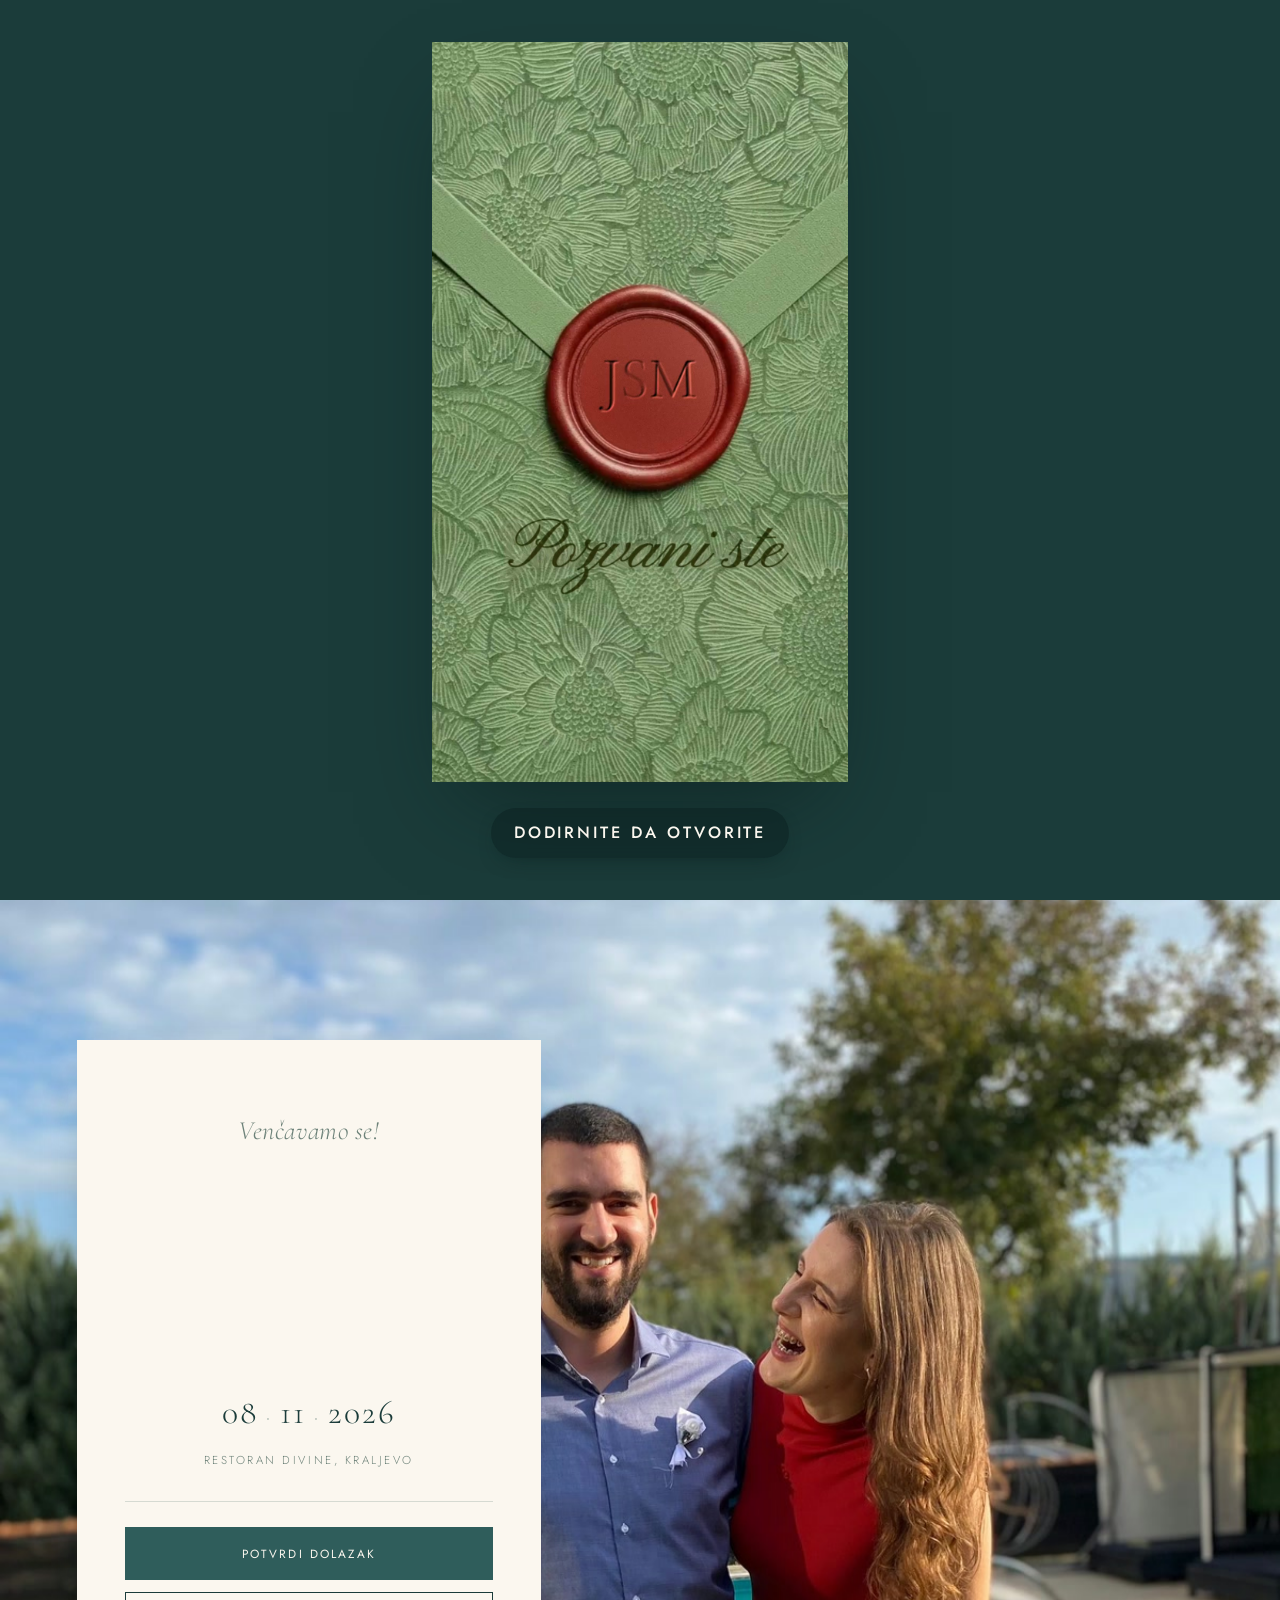
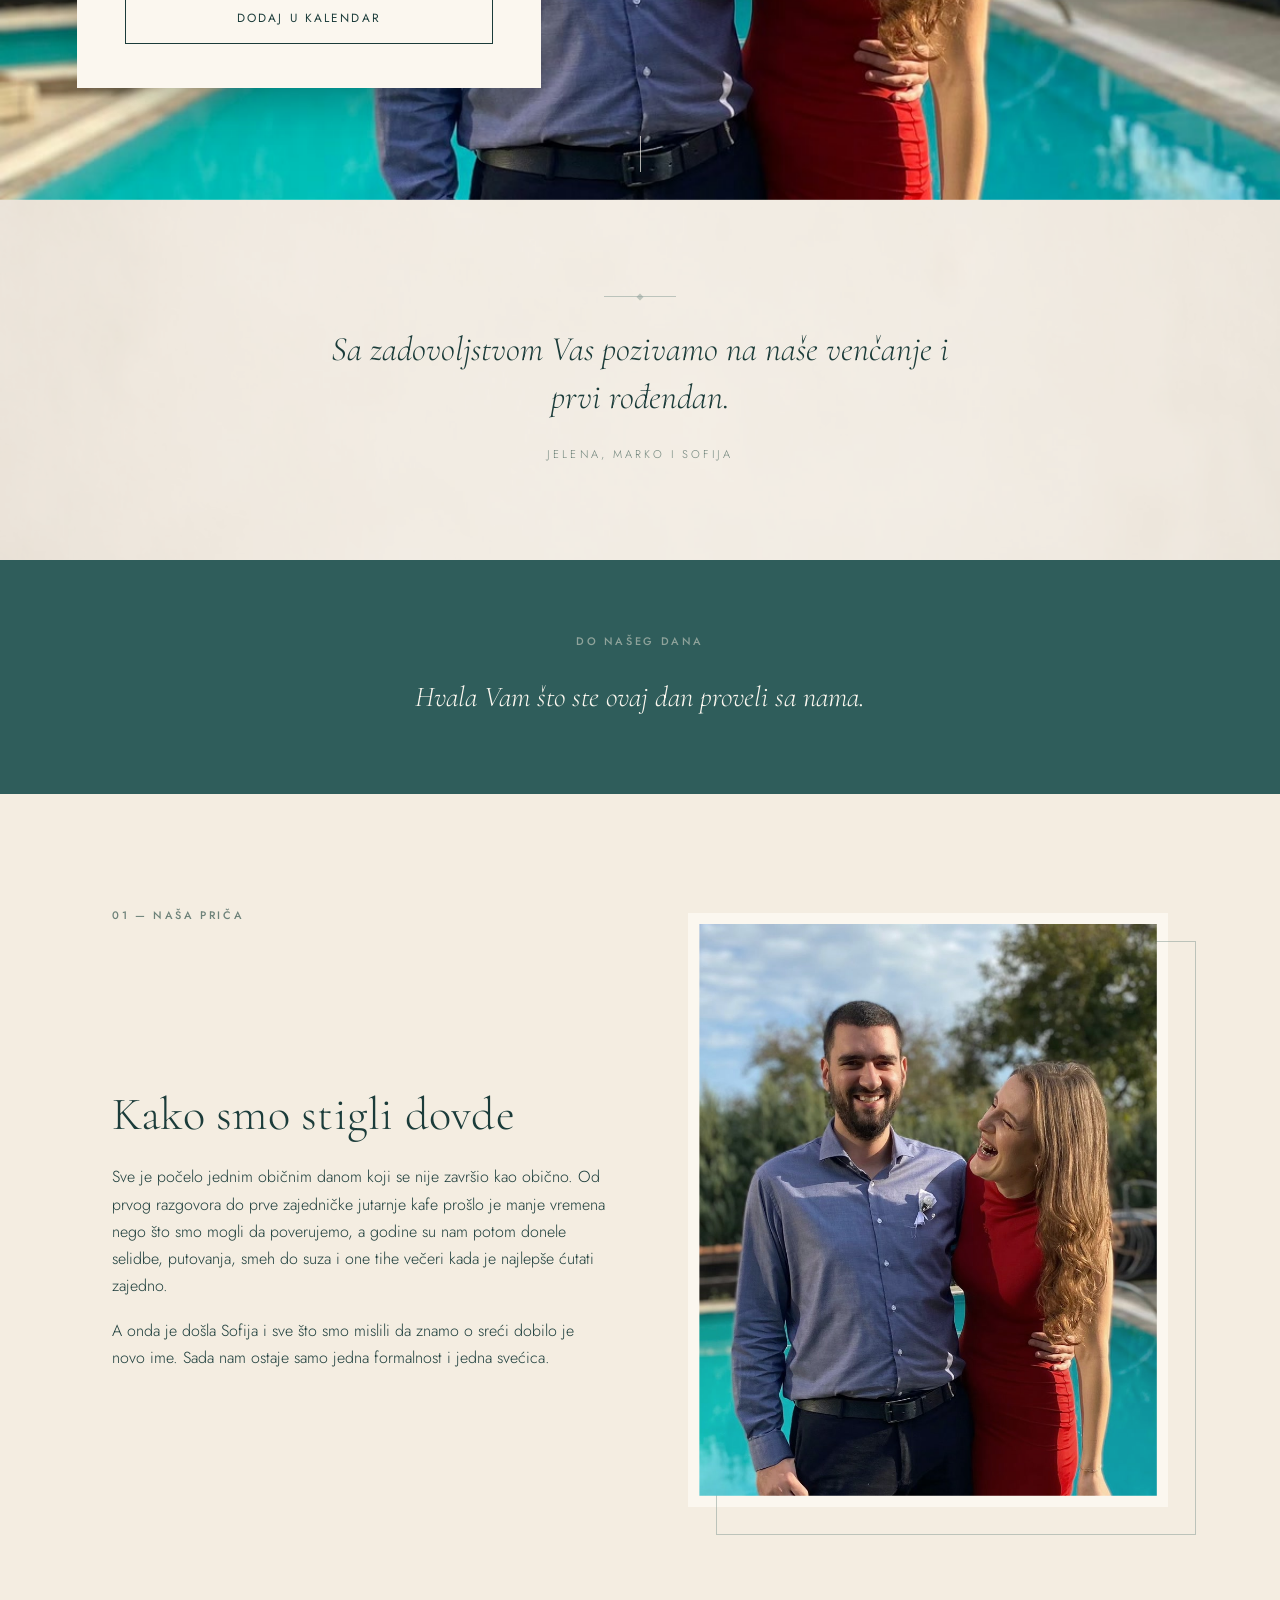
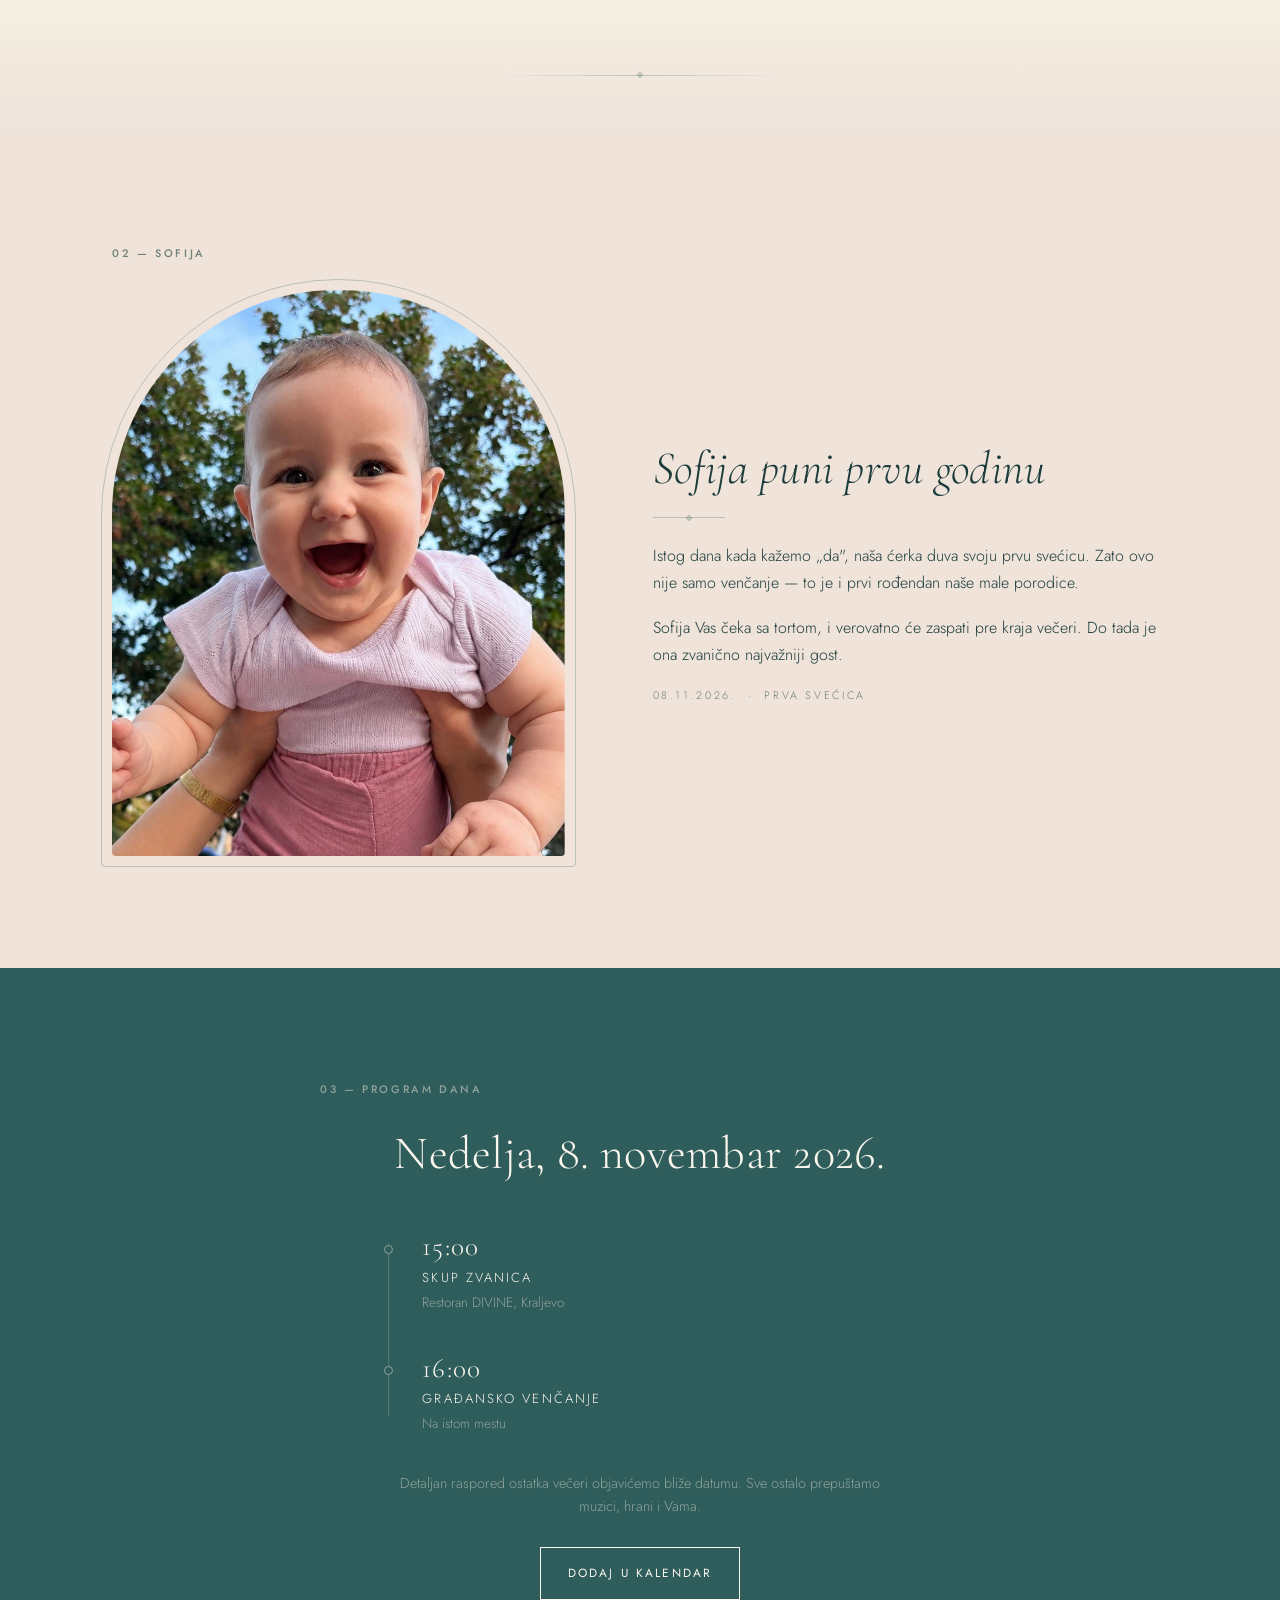
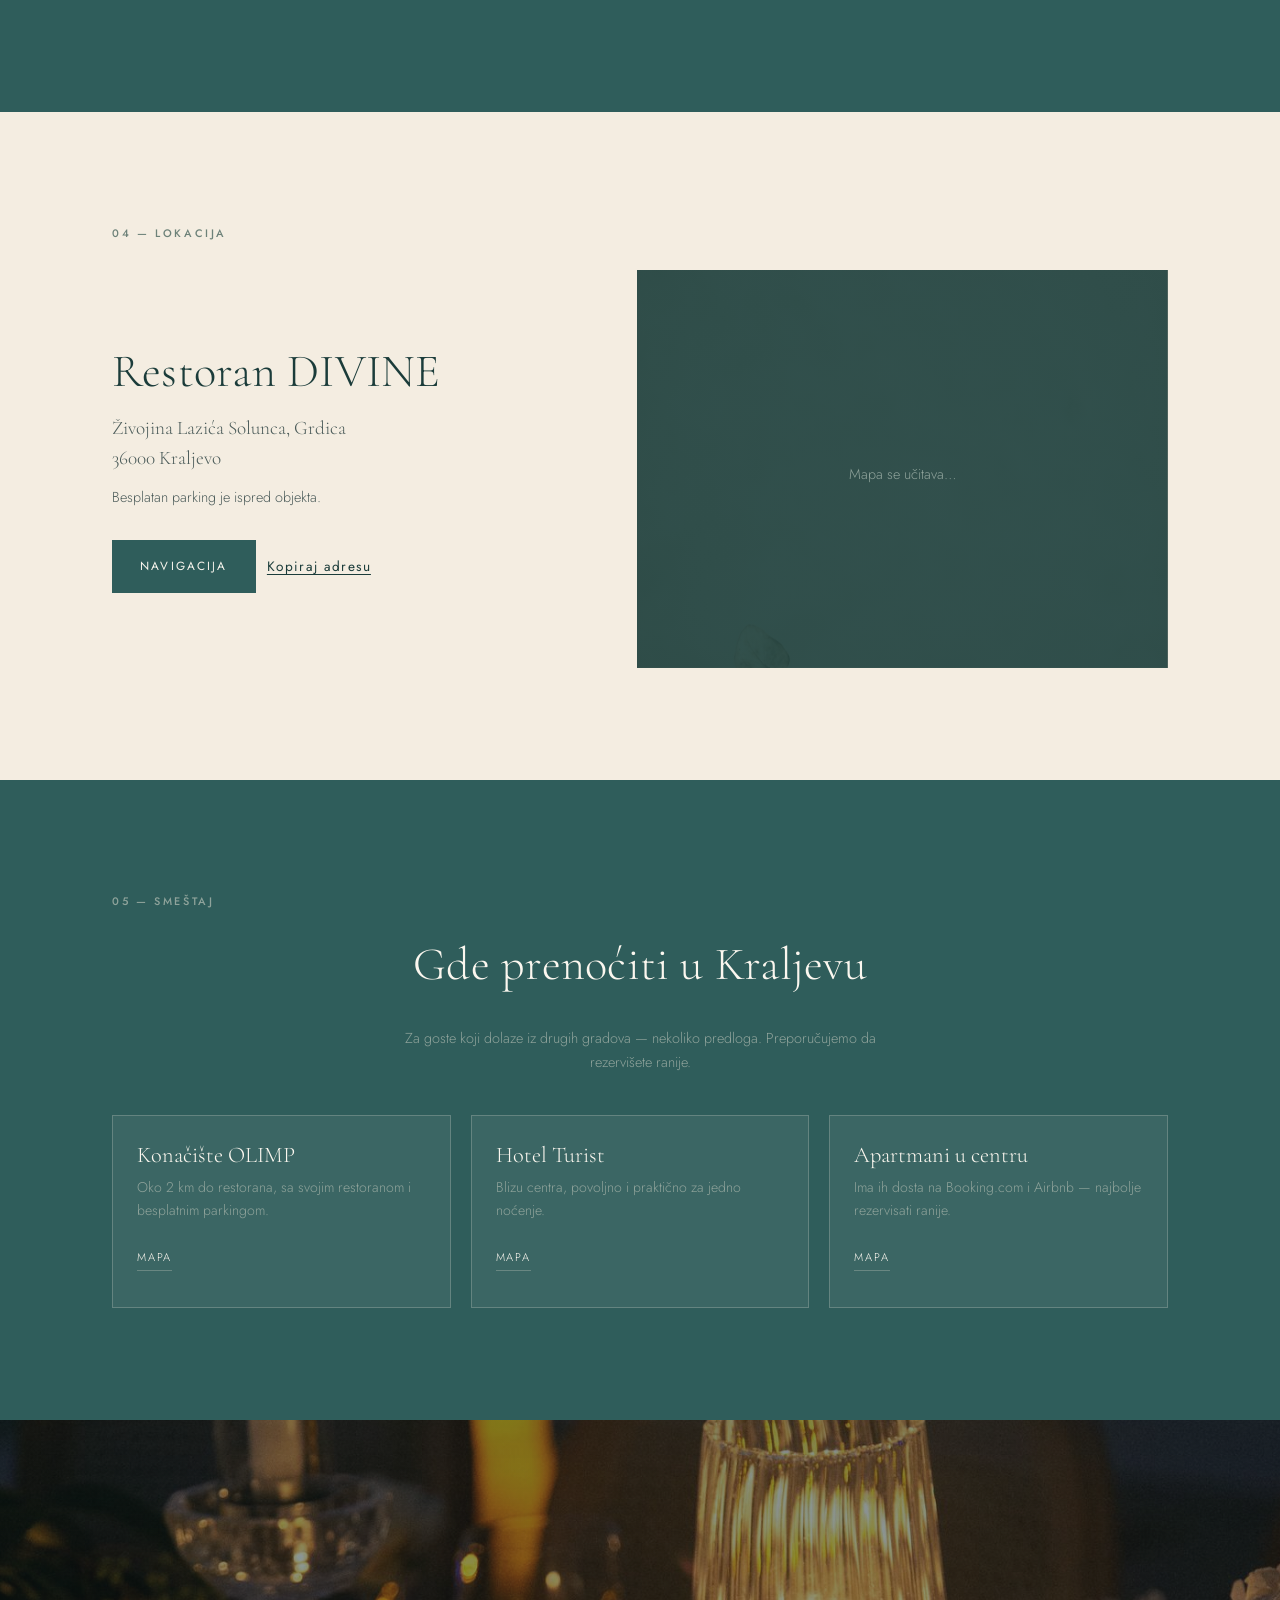
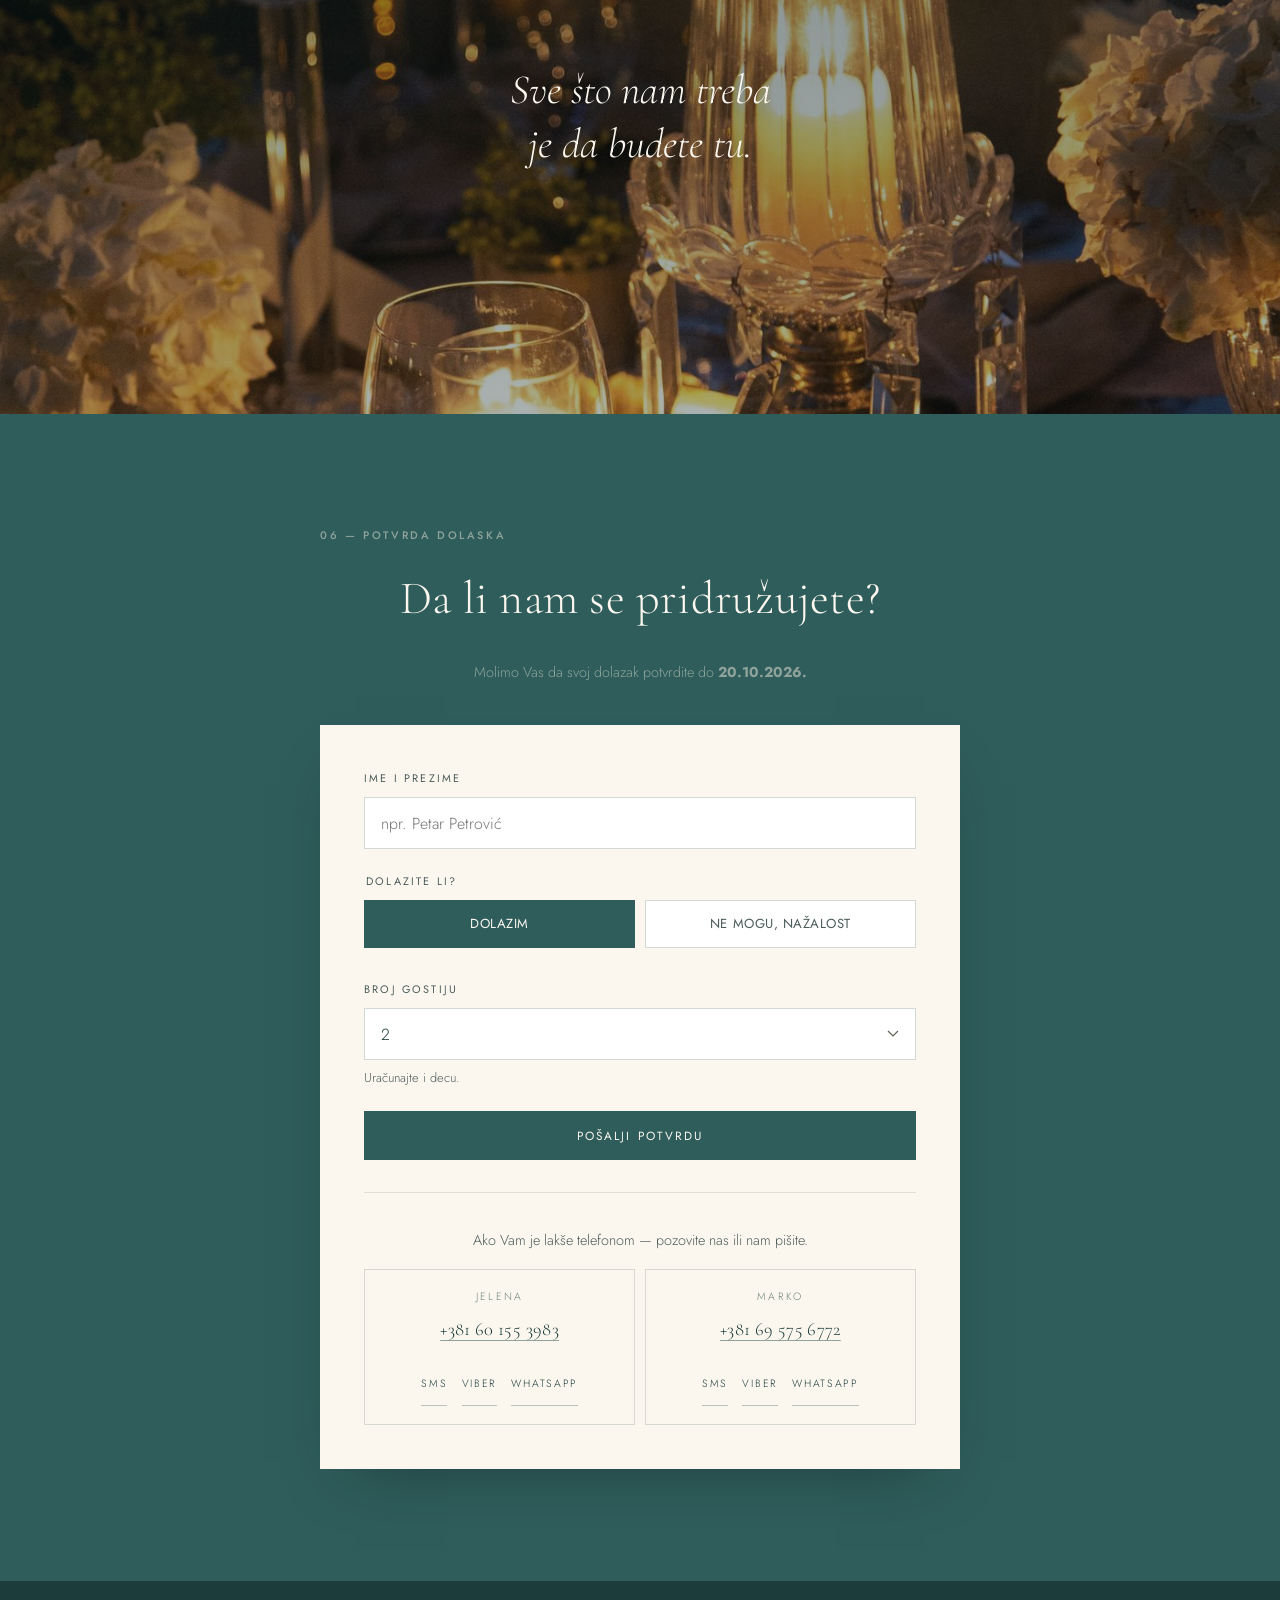
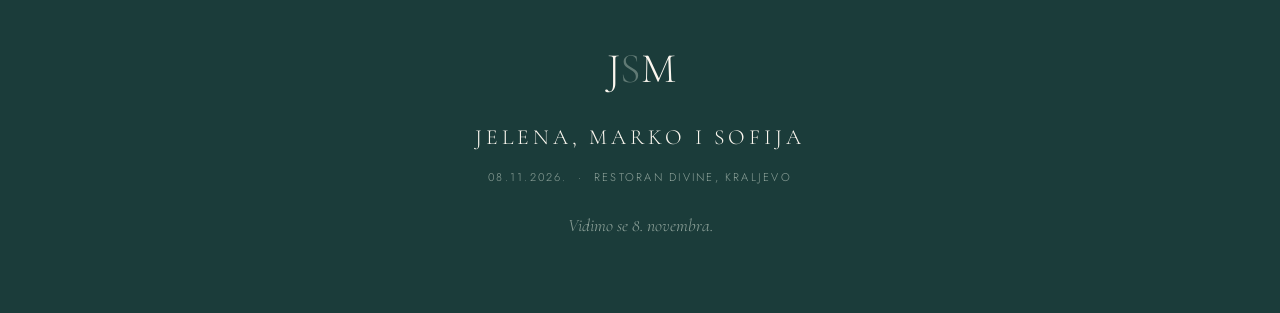
<file: index.html>
<!DOCTYPE html>
<html lang="sr-Latn-RS">
<head>
<meta charset="utf-8">
<meta name="viewport" content="width=device-width, initial-scale=1">

<script>try{if('scrollRestoration' in history)history.scrollRestoration='manual';}catch(e){}</script>
<title>Jelena, Marko i Sofija · 08.11.2026.</title>
<meta name="description" content="Sa zadovoljstvom Vas pozivamo na naše venčanje i prvi rođendan — 8. novembra 2026. u restoranu DIVINE u Kraljevu. Potvrdite dolazak do 20.10.2026.">
<meta name="theme-color" content="#2F5D5B">

<meta name="google" content="notranslate">

<meta name="robots" content="noindex, nofollow, noarchive, nosnippet, noimageindex">

<meta property="og:type" content="website">
<meta property="og:locale" content="sr_RS">
<meta property="og:url" content="https://vencanje.wolfit.rs/">
<meta property="og:title" content="Jelena, Marko i Sofija · 08.11.2026.">
<meta property="og:description" content="Pozivamo Vas na naše venčanje i Sofijin prvi rođendan — 8. novembra 2026. u Kraljevu.">

<meta property="og:image" content="https://vencanje.wolfit.rs/img/share-jsm.png">
<meta property="og:image:type" content="image/png">
<meta property="og:image:width" content="1200">
<meta property="og:image:height" content="630">
<meta property="og:image:alt" content="Monogram JSM i datum 08.11.2026.">
<meta name="twitter:card" content="summary_large_image">
<meta name="twitter:image" content="https://vencanje.wolfit.rs/img/share-jsm.png">

<link rel="icon" href="favicon.svg" type="image/svg+xml">

<link rel="apple-touch-icon" sizes="180x180" href="apple-touch-icon.png">

<meta name="apple-mobile-web-app-title" content="Venčanje">

<link rel="preconnect" href="https://fonts.googleapis.com">
<link rel="preconnect" href="https://fonts.gstatic.com" crossorigin>
<link rel="preload" as="image" href="media/envelope-poster.jpg" fetchpriority="high">
<link href="https://fonts.googleapis.com/css2?family=Cormorant+Garamond:ital,wght@0,300;0,400;0,500;1,300;1,400;1,500&family=Jost:wght@300;400;500&display=swap" rel="stylesheet">
<link rel="stylesheet" href="css/style.css?v=b8cfcc5a">
</head>

<body>

<input class="env__key" id="envOpen" type="checkbox" autocomplete="off" aria-label="Otvorite pozivnicu">
<div class="env" id="envelope" aria-hidden="true">
  <div class="env__stage">
    <video class="env__video" id="envVideo" src="media/envelope.mp4"
           poster="media/envelope-poster.jpg"
           autoplay muted playsinline preload="auto"></video>
  </div>
  <p class="env__hint">Dodirnite da otvorite</p>
</div>
<div class="grain" aria-hidden="true"></div>
<a class="skip-link" href="#poziv">Preskoči na sadržaj</a>

<header class="nav" id="nav">
  <div class="nav__inner">
    <a class="nav__mark" href="#intro" aria-label="Na vrh strane">
      <svg viewBox="18 28 164 90" aria-hidden="true" focusable="false"><text class="mono__s" x="54.59" y="92">S</text><text class="mono__j" x="24.34" y="92">J</text><text class="mono__m" x="102.03" y="92">M</text></svg>
    </a>

    <button class="nav__toggle" id="navToggle" aria-expanded="false" aria-controls="navMenu">
      <span class="nav__toggle-lines" aria-hidden="true"><i></i><i></i></span>
      <span class="nav__toggle-text">Meni</span>
    </button>

    <nav class="nav__menu" id="navMenu" aria-label="Glavna navigacija">
      <ul>
        <li><a href="#prica">Naša priča</a></li>
        <li><a href="#sofija">Sofija</a></li>
        <li><a href="#program">Program</a></li>
        <li><a href="#lokacija">Lokacija</a></li>
        <li><a href="#smestaj">Smeštaj</a></li>

      </ul>
      <a class="btn btn--ghost nav__cta" href="#rsvp">Potvrdi dolazak</a>
    </nav>
  </div>
</header>

<main>

<section class="intro" id="intro">
  <div class="intro__media">
    <video id="introVideo" src="media/hero-video.mp4" poster="media/hero-video-poster.jpg"
           autoplay loop muted playsinline preload="auto"></video>
  </div>

  <div class="intro__content">
    <p class="intro__eyebrow">Venčavamo se!</p>

    <svg class="monogram monogram--intro is-drawn" viewBox="0 26 200 96" role="img" aria-label="Monogram: Jelena, Marko i Sofija">
      <text class="mono__s" x="54.59" y="92">S</text>
      <text class="mono__j" x="24.34" y="92">J</text>
      <text class="mono__m" x="102.03" y="92">M</text>
    </svg>

    <span class="intro__rule" aria-hidden="true"></span>
    <p class="intro__date"><span>08</span><i aria-hidden="true">·</i><span>11</span><i aria-hidden="true">·</i><span>2026</span></p>
  </div>

  <a class="intro__scroll" href="#hero">
    <span class="intro__scroll-arrows" aria-hidden="true">
      <span></span><span></span><span></span>
      <span></span><span></span><span></span>
      <span></span><span></span><span></span>
    </span>
    <span class="intro__scroll-label">Skrolujte</span>
  </a>
</section>

<section class="hero" id="hero">
  <div class="hero__media">
    <img src="img/hero.jpg" alt="Jelena i Marko pored bazena" width="1200" height="900" fetchpriority="high">
  </div>

  <div class="hero__card" id="heroCard">
    <span class="hero__thread" aria-hidden="true"></span>
    <p class="hero__eyebrow">Venčavamo se!</p>

    <svg class="monogram" viewBox="0 26 200 96" role="img" aria-label="Monogram: Jelena, Marko i Sofija">
      <text class="mono__s" x="54.59" y="92">S</text>
      <text class="mono__j" x="24.34" y="92">J</text>
      <text class="mono__m" x="102.03" y="92">M</text>
    </svg>

    <h1 class="hero__names" data-split>Jelena, Marko i Sofija</h1>

    <p class="hero__date"><span>08</span><i aria-hidden="true">·</i><span>11</span><i aria-hidden="true">·</i><span>2026</span></p>
    <p class="hero__place" data-cfg="venue-short">Restoran DIVINE, Kraljevo</p>

    <div class="hero__actions">
      <a class="btn btn--solid" href="#rsvp" data-scroll-slow>Potvrdi dolazak</a>
      <a class="btn btn--outline" data-cal-google href="#" target="_blank" rel="noopener">Dodaj u kalendar</a>
    </div>
  </div>

  <a class="hero__scroll" href="#poziv" aria-label="Nastavi dalje"><span></span></a>
</section>

<section class="poziv" id="poziv">
  <div class="wrap wrap--narrow center">
    <span class="ornament" aria-hidden="true"></span>
    <p class="poziv__line" data-reveal>Sa zadovoljstvom Vas pozivamo na naše&nbsp;venčanje i prvi&nbsp;rođendan.</p>
    <p class="poziv__sign" data-reveal data-reveal-delay="1">Jelena, Marko i Sofija</p>
  </div>
</section>

<section class="count" id="odbrojavanje">
  <div class="wrap center">
    <p class="label" data-reveal>Do našeg dana</p>
    <div class="count__grid" id="countdown" data-reveal data-reveal-delay="1" role="timer" aria-live="off">
      <div class="count__cell"><span class="count__num" data-cd="days">—</span><span class="count__lbl">dana</span></div>
      <div class="count__cell"><span class="count__num" data-cd="hours">—</span><span class="count__lbl">sati</span></div>
      <div class="count__cell"><span class="count__num" data-cd="minutes">—</span><span class="count__lbl">minuta</span></div>
      <div class="count__cell"><span class="count__num" data-cd="seconds">—</span><span class="count__lbl">sekundi</span></div>
    </div>
    <p class="count__done" id="countdownDone" hidden>Hvala Vam što ste ovaj dan proveli sa nama.</p>
  </div>
</section>

<section class="section section--sand" id="prica">
  <div class="wrap">
    <p class="label label--sticky" data-reveal>01 — Naša priča</p>

    <div class="split">
      <div class="split__text" data-reveal>
        <h2 class="h2">Kako smo stigli dovde</h2>

        <p>Sve je počelo jednim običnim danom koji se nije završio kao obično. Od prvog
           razgovora do prve zajedničke jutarnje kafe prošlo je manje vremena nego što
           smo mogli da poverujemo, a godine su nam potom donele selidbe, putovanja,
           smeh do suza i one tihe večeri kada je najlepše ćutati zajedno.</p>
        <p>A onda je došla Sofija i sve što smo mislili da znamo o sreći dobilo je novo
           ime. Sada nam ostaje samo jedna formalnost i jedna svećica.</p>
      </div>

      <figure class="split__media" data-reveal data-reveal-delay="1">
        <img src="img/story.jpg" alt="Jelena i Marko se smeju, pored bazena" width="856" height="1070">
      </figure>
    </div>
  </div>
</section>

<div class="divider" aria-hidden="true">
  <span data-reveal></span>
</div>

<section class="section section--soft" id="sofija">
  <div class="wrap">
    <p class="label label--sticky" data-reveal>02 — Sofija</p>

    <div class="sofija">
      <div class="sofija__text" data-reveal>
        <h2 class="h2 h2--soft">Sofija puni prvu godinu</h2>
        <span class="ornament ornament--left" aria-hidden="true"></span>

        <p>Istog dana kada kažemo „da", naša ćerka duva svoju prvu svećicu. Zato ovo nije
           samo venčanje — to je i prvi rođendan naše male porodice.</p>
        <p>Sofija Vas čeka sa tortom, i verovatno će zaspati pre kraja večeri. Do tada je
           ona zvanično najvažniji gost.</p>
        <p class="sofija__marker">08.11.2026. &nbsp;·&nbsp; prva svećica</p>
      </div>

      <figure class="sofija__media" data-reveal data-reveal-delay="1">
        <img src="img/sofija.jpg" alt="Nasmejana Sofija" width="860" height="1075">
      </figure>
    </div>
  </div>
</section>

<section class="section section--dark" id="program">
  <div class="wrap wrap--narrow">
    <p class="label label--sticky" data-reveal>03 — Program dana</p>
    <h2 class="h2 center" data-reveal>Nedelja, 8. novembar 2026.</h2>

    <ol class="time">
      <li class="time__item" data-reveal>
        <span class="time__hour">15:00</span>
        <span class="time__what">Skup zvanica</span>
        <span class="time__where" data-cfg="venue-short">Restoran DIVINE, Kraljevo</span>
      </li>
      <li class="time__item" data-reveal data-reveal-delay="1">
        <span class="time__hour">16:00</span>
        <span class="time__what">Građansko venčanje</span>
        <span class="time__where">Na istom mestu</span>
      </li>
    </ol>

    <p class="note center" data-reveal data-reveal-delay="2">
      Detaljan raspored ostatka večeri objavićemo bliže datumu. Sve ostalo prepuštamo
      muzici, hrani i Vama.
    </p>

    <div class="center" data-reveal data-reveal-delay="2">
      <a class="btn btn--outline" data-cal-google href="#" target="_blank" rel="noopener">Dodaj u kalendar</a>
    </div>
  </div>
</section>

<section class="section section--sand" id="lokacija">
  <div class="wrap">
    <p class="label label--sticky" data-reveal>04 — Lokacija</p>

    <div class="loc">
      <div class="loc__text" data-reveal>
        <h2 class="h2" data-cfg="venue-name">Restoran DIVINE</h2>
        <p class="loc__addr">
          <span data-cfg="venue-address">Živojina Lazića Solunca, Grdica</span><br>
          <span data-cfg="venue-city">36000 Kraljevo</span>
        </p>
        <p class="note">Besplatan parking je ispred objekta.</p>

        <div class="loc__actions">
          <a class="btn btn--solid" data-cfg-href="map-google" href="#" target="_blank" rel="noopener">Navigacija</a>
          <button class="btn btn--text" type="button" data-copy-address>Kopiraj adresu</button>
        </div>
      </div>

      <div class="loc__map" data-reveal data-reveal-delay="1">

        <div class="loc__map-holder" data-map>
          <p class="note">Mapa se učitava…</p>
        </div>
      </div>
    </div>
  </div>
</section>

<section class="section section--dark" id="smestaj">
  <div class="wrap">
    <p class="label label--sticky" data-reveal>05 — Smeštaj</p>
    <h2 class="h2 center" data-reveal>Gde prenoćiti u Kraljevu</h2>
    <p class="note center" data-reveal>
      Za goste koji dolaze iz drugih gradova — nekoliko predloga. Preporučujemo da
      rezervišete ranije.
    </p>
    <div class="cards" id="hotels"></div>
  </div>
</section>

<div class="band band--dark" data-parallax>
  <div class="band__media"><img src="img/band-2.jpg" alt="" width="1500" height="830"></div>
  <p class="band__quote" data-reveal>Sve što nam treba<br>je da budete tu.</p>
</div>

<section class="section section--dark" id="rsvp">
  <div class="wrap wrap--narrow">
    <p class="label label--sticky" data-reveal>06 — Potvrda dolaska</p>
    <h2 class="h2 center" data-reveal>Da li nam se pridružujete?</h2>
    <p class="note center" data-reveal>
      Molimo Vas da svoj dolazak potvrdite do <strong data-cfg="deadline">20.10.2026.</strong>
    </p>

    <div class="rsvp" data-reveal data-reveal-delay="1">
      <p class="rsvp__already" id="rsvpAlready" hidden>
        Već ste potvrdili dolazak — hvala Vam!
        <button type="button" class="btn btn--text" id="rsvpAgain">Prijavi ponovo</button>
      </p>

      <form class="form" id="rsvpForm" novalidate>
        <div class="field">
          <label for="ime">Ime i prezime</label>
          <input id="ime" name="ime" type="text" autocomplete="name" required
                 placeholder="npr. Petar Petrović">
          <p class="field__err" data-err="ime"></p>
        </div>

        <fieldset class="field">
          <legend>Dolazite li?</legend>
          <div class="pills">
            <label class="pill">
              <input type="radio" name="dolazak" value="Dolazim" checked>
              <span>Dolazim</span>
            </label>
            <label class="pill">
              <input type="radio" name="dolazak" value="Ne mogu">
              <span>Ne mogu, nažalost</span>
            </label>
          </div>
        </fieldset>

        <div class="field" id="gostiField">
          <label for="gosti">Broj gostiju</label>
          <select id="gosti" name="gosti">
            <option value="1">1 — samo ja</option>
            <option value="2" selected>2</option>
            <option value="3">3</option>
            <option value="4">4</option>
            <option value="5">5</option>
            <option value="6">6 i više</option>
          </select>
          <p class="note">Uračunajte i decu.</p>
        </div>

        <div class="hp" aria-hidden="true">
          <label for="website">Sajt</label>
          <input id="website" name="website" type="text" tabindex="-1" autocomplete="off">
        </div>

        <button class="btn btn--solid btn--block" type="submit" id="rsvpSubmit">
          <span class="btn__label">Pošalji potvrdu</span>
          <span class="btn__spin" aria-hidden="true"></span>
        </button>

        <p class="form__status" id="rsvpStatus" role="status" aria-live="polite"></p>
      </form>

      <div class="rsvp__contact">
        <p class="note">Ako Vam je lakše telefonom — pozovite nas ili nam pišite.</p>
        <div class="rsvp__buttons" id="contactButtons"></div>
      </div>
    </div>
  </div>
</section>

</main>

<footer class="foot">
  <svg class="foot__mark" viewBox="0 26 200 96" aria-hidden="true">
      <text class="mono__s" x="54.59" y="92">S</text>
      <text class="mono__j" x="24.34" y="92">J</text>
      <text class="mono__m" x="102.03" y="92">M</text>
  </svg>
  <p class="foot__names">Jelena, Marko i Sofija</p>
  <p class="foot__meta">08.11.2026. &nbsp;·&nbsp; <span data-cfg="venue-short">Restoran DIVINE, Kraljevo</span></p>
  <p class="foot__bye">Vidimo se 8. novembra.</p>
</footer>

<a class="rsvp-bar" id="rsvpBar" href="#rsvp">
  <span class="rsvp-bar__label">Potvrdi dolazak</span>
  <span class="rsvp-bar__note">do <span data-cfg="deadline">20.10.2026.</span></span>
</a>

<audio id="bgm" src="media/background-music-128kbps.mp3" loop preload="auto"></audio>

<button class="sound" id="soundToggle" type="button" aria-pressed="false" aria-label="Uključi muziku">
  <svg class="sound__off" viewBox="0 0 24 24" fill="none" stroke="currentColor" stroke-width="1.6"
       stroke-linecap="round" stroke-linejoin="round" aria-hidden="true" focusable="false">
    <path d="M11 5 6 9H2v6h4l5 4z"/><line x1="22" y1="9" x2="16" y2="15"/><line x1="16" y1="9" x2="22" y2="15"/>
  </svg>
  <svg class="sound__on" viewBox="0 0 24 24" fill="none" stroke="currentColor" stroke-width="1.6"
       stroke-linecap="round" stroke-linejoin="round" aria-hidden="true" focusable="false">
    <path d="M11 5 6 9H2v6h4l5 4z"/><path d="M15.5 8.5a5 5 0 0 1 0 7"/><path d="M18.8 5.2a9 9 0 0 1 0 13.6"/>
  </svg>
</button>

<script src="js/config.js?v=fbf275af"></script>
<script src="js/main.js?v=b8b1dd13"></script>
</body>
</html>
</file>
<file: css/style.css>
:root{

  --ink:#1B3C3A;
  --ink-soft:#4C5C5A;
  --olive-dk:#2F5D5B;
  --olive:#8FA39B;
  --olive-txt:#6D8279;
  --sage:#8FA39B;
  --sand:#F4EDE1;
  --shell:#FBF7EF;
  --shell-2:#EFE3DA;
  --err:#9B2C2C;

  --ink-rgb:27,60,58;
  --olive-dk-rgb:31,66,63;
  --olive-rgb:143,163,155;
  --sage-rgb:143,163,155;
  --shell-rgb:244,237,225;
  --deep-rgb:11,30,29;

  --focus:var(--olive);

  --halo:0 1px 2px rgba(var(--deep-rgb),.92),0 2px 14px rgba(var(--deep-rgb),.6);
  --halo-svg:drop-shadow(0 1px 2px rgba(var(--deep-rgb),.92))
             drop-shadow(0 2px 10px rgba(var(--deep-rgb),.55));

  --halo-lt:0 1px 2px rgba(var(--shell-rgb),.95),
            0 0 8px rgba(var(--shell-rgb),.85),
            0 2px 16px rgba(var(--shell-rgb),.7);
  --halo-lt-svg:drop-shadow(0 1px 2px rgba(var(--shell-rgb),.95))
                drop-shadow(0 2px 10px rgba(var(--shell-rgb),.8));

  --photo-story:saturate(.88);
  --photo-band:saturate(.9);

  --serif:'Cormorant Garamond','Times New Roman',Georgia,serif;
  --sans:'Jost',-apple-system,BlinkMacSystemFont,'Segoe UI',Roboto,sans-serif;

  --nav-h:3.75rem;
  --mono-w:clamp(6.5rem,26vw,9rem);
  --rail:70rem;
  --pad:1.25rem;
  --ease:cubic-bezier(.2,.7,.2,1);

  --ease-io:cubic-bezier(.4,0,.2,1);
}

*,*::before,*::after{box-sizing:border-box}

html{
  -webkit-text-size-adjust:100%;
  scroll-behavior:smooth;
  scroll-padding-top:calc(var(--nav-h) + 1rem);
}

@supports (overflow:clip){
  html{overflow-x:clip}
}

body{
  margin:0;
  background:var(--shell);
  color:var(--ink);
  font-family:var(--sans);
  font-weight:300;
  font-size:1rem;
  line-height:1.7;
  overflow-x:hidden;
}

[hidden]{display:none!important}
img,svg{display:block;max-width:100%}
img{height:auto}
h1,h2,h3,p,ol,ul,figure,fieldset{margin:0;padding:0}
ol,ul{list-style:none}
fieldset{border:0}
a{color:inherit}
::selection{background:var(--sage);color:var(--ink)}

:focus-visible{outline:2px solid var(--focus);outline-offset:3px}

.skip-link{
  position:absolute;left:50%;top:0;transform:translate(-50%,-120%);
  z-index:100;background:var(--shell);color:var(--ink);
  padding:.75rem 1.25rem;font-size:.8rem;letter-spacing:.1em;
  text-transform:uppercase;text-decoration:none;transition:transform .2s;
}
.skip-link:focus{transform:translate(-50%,0)}

.grain{
  position:fixed;inset:0;z-index:60;pointer-events:none;opacity:.04;
  background-image:url("data:image/svg+xml,%3Csvg xmlns='http://www.w3.org/2000/svg' width='140' height='140'%3E%3Cfilter id='n'%3E%3CfeTurbulence type='fractalNoise' baseFrequency='.85' numOctaves='3' stitchTiles='stitch'/%3E%3C/filter%3E%3Crect width='140' height='140' filter='url(%23n)'/%3E%3C/svg%3E");
}

.wrap{width:100%;max-width:var(--rail);margin-inline:auto;padding-inline:var(--pad)}
.wrap--narrow{max-width:44rem}
.center{text-align:center}

.h2{
  font-family:var(--serif);font-weight:300;
  font-size:clamp(1.8rem,6.4vw,2.9rem);line-height:1.14;
  letter-spacing:.005em;margin-bottom:1.4rem;
}
.h2--soft{font-weight:300;font-style:italic;letter-spacing:.01em}
.h2.center{margin-inline:auto}

.label{
  font-family:var(--sans);font-weight:500;font-size:.68rem;
  text-transform:uppercase;letter-spacing:.24em;color:var(--olive-txt);
  margin-bottom:1.75rem;
}
.section--dark .label,.count .label,.band .label{color:var(--sage)}
.label--sticky{position:relative;z-index:2}

.note{
  font-size:.9rem;line-height:1.65;color:var(--ink-soft);
  margin-top:.75rem;
}
.section--dark .note,.band .note{color:var(--sage)}
.note.center{max-width:32rem;margin-inline:auto}

.ornament{
  display:block;width:4.5rem;height:1px;background:rgba(var(--olive-rgb),.55);
  position:relative;margin:0 auto 1.75rem;
}
.ornament::before{
  content:"";position:absolute;left:50%;top:50%;width:5px;height:5px;
  background:rgba(var(--olive-rgb),.55);transform:translate(-50%,-50%) rotate(45deg);
}
.ornament--left{margin-inline:0 auto;margin-block:1.25rem 1.5rem}

.btn{
  display:inline-flex;align-items:center;justify-content:center;gap:.5rem;
  min-height:48px;padding:.95rem 1.7rem;
  font-family:var(--sans);font-size:.74rem;font-weight:400;
  letter-spacing:.18em;text-transform:uppercase;text-align:center;
  text-decoration:none;cursor:pointer;border:1px solid transparent;
  border-radius:0;background:none;color:inherit;
  transition:background .3s var(--ease),color .3s var(--ease),
             border-color .3s var(--ease),opacity .3s;
}
.btn--solid{background:var(--olive-dk);border-color:var(--olive-dk);color:var(--shell)}
.btn--solid:hover{background:var(--ink);border-color:var(--ink)}
.btn--outline{border-color:currentColor;color:inherit}
.btn--ghost{border-color:currentColor;padding:.7rem 1.15rem;min-height:44px;font-size:.68rem}

.btn--outline:hover,.btn--outline:focus-visible,
.btn--ghost:hover,.btn--ghost:focus-visible{
  background:var(--btn-flip-bg,var(--ink));
  border-color:var(--btn-flip-bg,var(--ink));
  color:var(--btn-flip-fg,var(--shell));
}
.btn--text{
  border:0;padding:.5rem 0;min-height:44px;letter-spacing:.1em;
  text-transform:none;font-size:.85rem;text-decoration:underline;
  text-underline-offset:.25em;text-decoration-thickness:1px;
}
.btn--block{width:100%}
.btn--text:hover,.btn--text:focus-visible{text-decoration-thickness:2px;opacity:.75}

.section--dark .btn--solid,.count .btn--solid{
  background:var(--sand);border-color:var(--sand);color:var(--ink);
}
.section--dark .btn--solid:hover{background:var(--shell);border-color:var(--shell)}

.section--dark,.count,.band,.foot,.nav,.loc__map-holder{
  --btn-flip-bg:var(--sand);
  --btn-flip-fg:var(--ink);
  --focus:var(--sage);
}

.rsvp,.hero__card{
  --btn-flip-bg:var(--ink);
  --btn-flip-fg:var(--shell);
  --focus:var(--olive);
}

.rsvp .btn--solid{background:var(--olive-dk);border-color:var(--olive-dk);color:var(--shell)}
.rsvp .btn--solid:hover{background:var(--ink);border-color:var(--ink)}

.btn__spin{display:none;width:1em;height:1em;border:1.5px solid currentColor;
  border-top-color:transparent;border-radius:50%;animation:spin .7s linear infinite}
.btn.is-loading{pointer-events:none;opacity:.75}
.btn.is-loading .btn__spin{display:block}
@keyframes spin{to{transform:rotate(360deg)}}

.monogram{width:var(--mono-w);height:auto;margin:0 auto 1.5rem}
.mono__j,.mono__m,.mono__s{font-family:var(--serif);font-weight:300;font-size:96px}
.mono__j,.mono__m{fill:var(--ink)}
.mono__s{fill:var(--olive);opacity:.4}

.monogram .mono__j,.monogram .mono__m{
  fill-opacity:0;stroke:var(--ink);stroke-width:.5;
  stroke-dasharray:600;stroke-dashoffset:600;
}
.monogram .mono__s{opacity:0;transform-origin:78.4px 62px;transform:scale(.9)}
.monogram.is-drawn .mono__j,.monogram.is-drawn .mono__m{
  stroke-dashoffset:0;fill-opacity:1;
  transition:stroke-dashoffset 1.5s var(--ease),fill-opacity .8s .9s ease;
}
.monogram.is-drawn .mono__m{transition-delay:.18s,1.08s}
.monogram.is-drawn .mono__s{
  opacity:.45;transform:none;transition:opacity 1s .7s ease,transform 1.4s .7s var(--ease);
}

.nav{
  position:fixed;top:0;left:0;right:0;z-index:50;color:var(--shell);
  transition:transform .45s var(--ease);
}

.nav::before{
  content:"";position:absolute;inset:0;z-index:0;
  background:rgba(var(--ink-rgb),0);
  transition:background-color .4s ease;
}
.nav.is-solid::before{background:rgba(var(--ink-rgb),.94);backdrop-filter:blur(10px)}
.nav.is-hidden{transform:translateY(-100%)}

.nav.is-open{transform:none;transition:none}
.nav.is-open::before{background:rgba(var(--ink-rgb),0);backdrop-filter:none}

.nav__inner{
  display:flex;align-items:center;justify-content:space-between;
  gap:1rem;height:var(--nav-h);padding-inline:var(--pad);
  max-width:var(--rail);margin-inline:auto;position:relative;z-index:2;
}
.nav__mark{display:flex;align-items:center;line-height:0;min-height:44px;
  padding-right:.5rem;position:relative;z-index:2}
.nav__mark svg{height:1.5rem;width:auto}
.nav .mono__j,.nav .mono__m{fill:var(--shell)}
.nav .mono__s{fill:var(--sage);opacity:.9}

.nav__toggle{
  display:inline-flex;align-items:center;gap:.6rem;
  background:none;border:0;color:inherit;cursor:pointer;
  padding:.5rem 0;min-height:44px;
  position:relative;z-index:2;
  font-family:var(--sans);font-size:.68rem;letter-spacing:.2em;
  text-transform:uppercase;
}
.nav__toggle-lines{display:block;width:22px;height:10px;position:relative}
.nav__toggle-lines i{
  position:absolute;left:0;width:100%;height:1px;background:currentColor;
  transition:transform .35s var(--ease),opacity .2s;
}
.nav__toggle-lines i:first-child{top:0}
.nav__toggle-lines i:last-child{bottom:0}
.nav.is-open .nav__toggle-lines i:first-child{transform:translateY(4.5px) rotate(45deg)}
.nav.is-open .nav__toggle-lines i:last-child{transform:translateY(-4.5px) rotate(-45deg)}

.nav__menu{
  position:fixed;inset:0;z-index:1;
  background:var(--ink);
  display:grid;place-content:center;gap:2.5rem;
  padding:var(--nav-h) var(--pad) 3rem;
  opacity:0;visibility:hidden;
  transition:opacity .4s ease,visibility .4s;
}
.nav.is-open .nav__menu{opacity:1;visibility:visible}
.nav__menu ul{display:grid;gap:.35rem;text-align:center}
.nav__menu ul a{
  display:block;padding:.45rem;text-decoration:none;
  font-family:var(--serif);font-weight:300;font-size:1.55rem;
  letter-spacing:.02em;
  opacity:0;transform:translateY(.75rem);
  transition:opacity .5s var(--ease),transform .5s var(--ease);
}
.nav.is-open .nav__menu ul a{opacity:1;transform:none}
.nav__menu ul li:nth-child(1) a{transition-delay:.10s}
.nav__menu ul li:nth-child(2) a{transition-delay:.16s}
.nav__menu ul li:nth-child(3) a{transition-delay:.22s}
.nav__menu ul li:nth-child(4) a{transition-delay:.28s}
.nav__menu ul li:nth-child(5) a{transition-delay:.34s}
.nav__menu ul li:nth-child(6) a{transition-delay:.40s}
.nav__cta{justify-self:center;opacity:0;transform:translateY(.75rem);
  transition:opacity .5s .46s var(--ease),transform .5s .46s var(--ease),
             background .3s,color .3s}
.nav.is-open .nav__cta{opacity:1;transform:none}

.nav__mark svg,.nav__menu ul a,.nav__toggle,.nav__cta{
  transition:text-shadow .4s ease,filter .4s ease;
}
.nav:not(.is-solid):not(.is-open) .nav__mark svg{
  filter:var(--halo-svg);
}
.nav:not(.is-solid):not(.is-open) .nav__menu ul a,
.nav:not(.is-solid):not(.is-open) .nav__toggle,
.nav:not(.is-solid):not(.is-open) .nav__cta{
  text-shadow:var(--halo);
}
.nav:not(.is-solid):not(.is-open) .nav__toggle-lines i{
  box-shadow:0 1px 3px rgba(var(--deep-rgb),.92),0 2px 10px rgba(var(--deep-rgb),.6);
}
.nav:not(.is-solid):not(.is-open) .nav__cta{
  box-shadow:0 1px 3px rgba(var(--deep-rgb),.7),0 2px 12px rgba(var(--deep-rgb),.45);
}

.nav:not(.is-solid):not(.is-open) .nav__cta:hover,
.nav:not(.is-solid):not(.is-open) .nav__cta:focus-visible{
  text-shadow:none;
}

body.is-locked{overflow:hidden}

.hero{
  position:relative;min-height:100vh;min-height:100svh;
  display:grid;align-items:center;justify-items:center;
  padding:calc(var(--nav-h) + 2rem) var(--pad) 5rem;overflow:hidden;
}
.hero__media{position:absolute;inset:0;z-index:0}

.hero__media img{
  width:100%;height:100%;object-fit:cover;object-position:57% 25%;
}
.hero__card{
  position:relative;z-index:1;
  width:100%;max-width:26rem;text-align:center;
  background:var(--shell);
  padding:clamp(2rem,8vw,3rem) clamp(1.25rem,6vw,2.5rem) clamp(1.75rem,6vw,2.5rem);
  box-shadow:0 24px 60px -30px rgba(var(--deep-rgb),.55);
}
.hero__thread{
  display:block;width:1px;height:2.75rem;background:rgba(var(--olive-rgb),.55);
  margin:calc(-1 * clamp(2rem,8vw,3rem)) auto 1.35rem;
  transform-origin:top;transform:scaleY(0);
  transition:transform 1s .15s var(--ease);
}
.hero.is-ready .hero__thread{transform:scaleY(1)}
.hero__eyebrow{
  font-family:var(--serif);font-style:italic;
  font-size:clamp(1.3rem,3.6vw,1.65rem);
  color:var(--olive-txt);letter-spacing:.02em;margin-bottom:1.4rem;
}
.hero__names{
  font-family:var(--serif);font-weight:300;
  font-size:clamp(1.35rem,5.6vw,1.9rem);line-height:1.35;
  text-transform:uppercase;letter-spacing:.13em;
  margin-bottom:1.35rem;
}
.hero__names .word{display:inline-block;white-space:nowrap}
.hero__names .ch{display:inline-block;opacity:0;transform:translateY(.5em)}
.hero.is-ready .hero__names .ch{
  opacity:1;transform:none;
  transition:opacity .6s var(--ease),transform .7s var(--ease);
  transition-delay:calc(1s + var(--i) * 22ms);
}
.hero__date{
  font-family:var(--serif);font-size:clamp(1.5rem,7vw,2.1rem);font-weight:300;
  letter-spacing:.06em;display:flex;justify-content:center;align-items:baseline;gap:.5rem;
}
.hero__date i{color:var(--olive);font-style:normal;font-size:.6em}
.hero__place{
  font-size:.72rem;text-transform:uppercase;letter-spacing:.22em;
  color:var(--olive-txt);margin-top:.6rem;
}
.hero__actions{
  display:grid;gap:.75rem;margin-top:1.9rem;
  padding-top:1.6rem;border-top:1px solid rgba(var(--olive-rgb),.35);
}
.hero__actions .btn{width:100%}

.hero__scroll{
  position:absolute;left:50%;bottom:1.5rem;z-index:1;
  transform:translateX(-50%);width:44px;height:44px;
  display:grid;place-items:center;
}
.hero__scroll span{
  display:block;width:1px;height:2.25rem;background:var(--shell);
  opacity:.7;transform-origin:top;animation:cue 2.4s var(--ease) infinite;
}
@keyframes cue{0%{transform:scaleY(0);opacity:0}
  40%{transform:scaleY(1);opacity:.75}
  100%{transform:scaleY(1) translateY(2.25rem);opacity:0}}

.poziv{position:relative;padding-block:clamp(3.5rem,12vw,6rem);overflow:hidden}
.poziv::before{
  content:"";position:absolute;inset:0;
  background:url("../img/texture.jpg") center/cover no-repeat;
  opacity:.5;
}
.poziv::after{content:"";position:absolute;inset:0;background:var(--shell);opacity:.55}
.poziv .wrap{position:relative;z-index:1}
.poziv__line{
  font-family:var(--serif);font-style:italic;font-weight:300;
  font-size:clamp(1.35rem,5.6vw,2.15rem);line-height:1.4;
  color:var(--ink);
}
.poziv__sign{
  margin-top:1.5rem;font-size:.7rem;text-transform:uppercase;
  letter-spacing:.28em;color:var(--olive-txt);
}

.count{
  background:var(--olive-dk);color:var(--shell);
  padding-block:clamp(2.75rem,10vw,4.5rem);
}
.count .label{margin-bottom:1.4rem}
.count__grid{display:grid;grid-template-columns:repeat(4,1fr)}
.count__cell{
  display:grid;gap:.35rem;place-items:center;padding:.25rem .1rem;
  border-left:1px solid rgba(var(--sage-rgb),.3);
}
.count__cell:first-child{border-left:0}
.count__num{
  font-family:var(--serif);font-weight:300;
  font-size:clamp(1.9rem,10vw,3.4rem);line-height:1;
  font-variant-numeric:tabular-nums;
  transition:opacity .25s ease,transform .25s ease;
}
.count__num.is-tick{opacity:0;transform:translateY(-.18em)}
.count__lbl{
  font-size:.6rem;text-transform:uppercase;letter-spacing:.16em;color:var(--sage);
}
.count__done{
  font-family:var(--serif);font-style:italic;
  font-size:clamp(1.25rem,5vw,1.8rem);
}

.section{position:relative;padding-block:clamp(3.75rem,13vw,7rem)}
.section--sand{background:var(--sand)}
.section--soft{background:var(--shell-2)}
.section--dark{background:var(--olive-dk);color:var(--shell)}
.section--dark .h2{color:var(--shell)}

.section--dark:has(+ .section--dark){padding-bottom:clamp(2.25rem,7vw,3.5rem)}
.section--dark + .section--dark{padding-top:clamp(2.25rem,7vw,3.5rem)}
.section--dark + .section--dark::before,
.section--dark + .section--dark::after{content:"";position:absolute;top:0;left:50%}
.section--dark + .section--dark::before{
  width:clamp(7rem,34vw,18rem);height:1px;transform:translateX(-50%);
  background:linear-gradient(90deg,transparent,rgba(var(--shell-rgb),.3),transparent);
}
.section--dark + .section--dark::after{
  width:5px;height:5px;background:rgba(var(--shell-rgb),.3);
  transform:translate(-50%,-50%) rotate(45deg);
}

.split{display:grid;gap:2.5rem}
.split__text p+p{margin-top:1.1rem}
.split__media{position:relative;background:var(--shell);padding:.7rem}
.split__media img{width:100%;aspect-ratio:4/5;object-fit:cover;
  position:relative;z-index:1;filter:var(--photo-story)}
.split__media::before{
  content:"";position:absolute;z-index:0;
  inset:1rem -.85rem -.85rem 1rem;border:1px solid rgba(var(--olive-rgb),.55);
}

.divider{
  background:linear-gradient(180deg,var(--sand) 0%,var(--shell-2) 100%);

  padding-block:clamp(2.5rem,7vw,3.5rem);
  display:grid;place-items:center;
}
.divider span{
  display:block;position:relative;
  width:clamp(7rem,34vw,18rem);height:1px;
  background:linear-gradient(90deg,transparent,rgba(var(--olive-rgb),.55),transparent);
}
.divider span::before{
  content:"";position:absolute;left:50%;top:50%;
  width:5px;height:5px;background:rgba(var(--olive-rgb),.55);
  transform:translate(-50%,-50%) rotate(45deg);
}

.band{
  position:relative;height:52vh;min-height:17rem;max-height:38rem;
  overflow:hidden;display:grid;place-items:center;isolation:isolate;
  padding-inline:var(--pad);background:var(--ink);
}
.band__media{position:absolute;left:0;right:0;top:-14%;bottom:-14%;z-index:0}
.band__media img{width:100%;height:100%;object-fit:cover;filter:var(--photo-band)}
.band--dark::after{
  content:"";position:absolute;inset:0;z-index:1;
  background:linear-gradient(180deg,rgba(var(--deep-rgb),.5),rgba(var(--deep-rgb),.35));
}

.band--venue::after{
  content:"";position:absolute;inset:0;z-index:1;
  background:radial-gradient(ellipse at center,
             rgba(var(--deep-rgb),.30) 0%,
             rgba(var(--deep-rgb),.42) 70%,
             rgba(var(--deep-rgb),.55) 100%);
  mix-blend-mode:multiply;
}
.band--venue .band__media img{filter:saturate(.92) contrast(1.04)}

.band--venue .band__caption{
  padding:.8rem 1.4rem;
  background:rgba(var(--deep-rgb),.58);
  border:1px solid rgba(var(--shell-rgb),.3);
  text-shadow:0 1px 10px rgba(var(--deep-rgb),.5);
}
.band__quote,.band__caption{position:relative;z-index:2;text-align:center;color:var(--shell)}
.band__quote{
  font-family:var(--serif);font-style:italic;font-weight:300;
  font-size:clamp(1.5rem,6.4vw,2.6rem);line-height:1.3;
  text-shadow:0 2px 24px rgba(var(--deep-rgb),.45);
}
.band__caption{
  font-size:.7rem;text-transform:uppercase;letter-spacing:.3em;
  text-shadow:0 2px 18px rgba(var(--deep-rgb),.6);
}

.sofija{display:grid;gap:2.25rem}
.sofija__media{position:relative}
.sofija__media img{
  width:100%;aspect-ratio:4/5;object-fit:cover;
  border-radius:14rem 14rem .25rem .25rem;
  position:relative;z-index:1;
}
.sofija__media::after{
  content:"";position:absolute;inset:-.7rem;z-index:0;
  border:1px solid rgba(var(--olive-rgb),.55);border-radius:15rem 15rem .25rem .25rem;
}
.sofija__text p+p{margin-top:1.1rem}
.sofija__marker{
  margin-top:1.75rem;font-size:.68rem;text-transform:uppercase;
  letter-spacing:.24em;color:var(--olive-txt);
}

.time{position:relative;max-width:32rem;margin:2.75rem auto 0;padding-left:2.4rem}
.time::before{
  content:"";position:absolute;left:.28rem;top:.7rem;bottom:1.2rem;
  width:1px;background:rgba(var(--sage-rgb),.4);
}
.time__item{position:relative;padding-bottom:2.4rem;display:grid;gap:.15rem}
.time__item:last-child{padding-bottom:0}
.time__item::before{
  content:"";position:absolute;left:-2.4rem;top:.85rem;
  width:9px;height:9px;border-radius:50%;
  background:var(--olive-dk);border:1px solid var(--sage);
}
.time__hour{
  font-family:var(--serif);font-size:1.7rem;font-weight:300;
  line-height:1.2;letter-spacing:.04em;
}
.time__what{font-size:.82rem;text-transform:uppercase;letter-spacing:.16em}
.time__where{font-size:.85rem;color:var(--sage)}
.section--dark .note.center{margin-top:2.25rem}
.section--dark .center>.btn{margin-top:1.75rem}

.loc{display:grid;gap:2.25rem}
.loc__addr{
  font-family:var(--serif);font-size:1.2rem;line-height:1.6;
  color:var(--ink-soft);margin-top:-.5rem;
}
.loc__actions{display:grid;gap:.7rem;margin-top:1.9rem;justify-items:stretch}
.loc__map-holder{
  position:relative;aspect-ratio:4/3;width:100%;
  display:grid;place-content:center;gap:.75rem;justify-items:center;
  padding:1.5rem;text-align:center;
  background:var(--olive-dk);color:var(--shell);
  background-image:linear-gradient(rgba(var(--olive-dk-rgb),.9),rgba(var(--olive-dk-rgb),.9)),url("../img/texture.jpg");
  background-size:cover;background-position:center;
}
.loc__map-holder .note{color:var(--sage);max-width:22rem}

.loc__map-holder iframe{
  position:absolute;inset:0;width:100%;height:100%;border:0;display:block;
  opacity:0;transition:opacity .6s var(--ease);
}
.loc__map-holder.is-loaded iframe{opacity:1}

.cards{display:grid;gap:1rem;margin-top:2.5rem}
.card{
  border:1px solid rgba(var(--shell-rgb),.22);
  background:rgba(var(--shell-rgb),.06);
  padding:1.6rem 1.5rem;display:grid;gap:.5rem;align-content:start;
}
.card__name{font-family:var(--serif);font-size:1.4rem;font-weight:300;line-height:1.2}
.card__note{font-size:.88rem;color:var(--sage);line-height:1.6}
.card__actions{display:flex;flex-wrap:wrap;gap:.4rem 1.1rem;margin-top:.5rem}
.card__actions a{
  display:inline-flex;align-items:center;min-height:44px;
  font-size:.7rem;text-transform:uppercase;letter-spacing:.16em;
  text-decoration:none;
}
.card__actions a span{border-bottom:1px solid rgba(var(--sage-rgb),.55);padding-bottom:.15rem}
.card__actions a:hover span{border-bottom-color:var(--shell)}

.faq{margin-top:2.5rem}
.faq__item{border-top:1px solid rgba(var(--ink-rgb),.14)}
.faq__item:last-child{border-bottom:1px solid rgba(var(--ink-rgb),.14)}
.faq__item summary{
  position:relative;list-style:none;cursor:pointer;
  padding:1.15rem 2.5rem 1.15rem 0;
  font-family:var(--serif);font-size:1.2rem;line-height:1.4;
}
.faq__item summary::-webkit-details-marker{display:none}
.faq__item summary::before,
.faq__item summary::after{
  content:"";position:absolute;right:.3rem;top:50%;
  background:var(--olive);transition:transform .3s var(--ease),opacity .3s;
}
.faq__item summary::before{width:13px;height:1px;transform:translateY(-50%)}
.faq__item summary::after{
  right:calc(.3rem + 6px);width:1px;height:13px;transform:translateY(-50%);
}
.faq__item[open] summary::after{opacity:0;transform:translateY(-50%) rotate(90deg)}
.faq__body{padding:0 1.5rem 1.4rem 0;animation:faqIn .4s var(--ease)}
.faq__body p{color:var(--ink-soft)}
@keyframes faqIn{from{opacity:0;transform:translateY(-.4rem)}to{opacity:1;transform:none}}

.rsvp{
  background:var(--shell);color:var(--ink);margin-top:2.5rem;
  padding:clamp(1.5rem,6vw,2.75rem);
  box-shadow:0 26px 60px -34px rgba(var(--deep-rgb),.6);
  position:relative;overflow:hidden;
}

.rsvp .note{color:var(--ink-soft)}

.rsvp__already{
  display:grid;gap:.25rem;justify-items:center;text-align:center;
  font-family:var(--serif);font-size:1.25rem;
  padding-bottom:1.5rem;margin-bottom:1.5rem;
  border-bottom:1px solid rgba(var(--ink-rgb),.12);
}
.field{margin-bottom:1.4rem}
.field label,.field legend{
  display:block;font-size:.68rem;font-weight:400;text-transform:uppercase;
  letter-spacing:.2em;color:var(--ink-soft);margin-bottom:.6rem;
}
.field input,.field select{
  width:100%;min-height:48px;padding:.85rem 1rem;
  font-family:var(--sans);font-weight:300;font-size:1rem;color:var(--ink);
  background:#fff;border:1px solid rgba(var(--ink-rgb),.2);border-radius:0;
  transition:border-color .25s;
}
.field select{
  appearance:none;
  background-image:url("data:image/svg+xml,%3Csvg xmlns='http://www.w3.org/2000/svg' width='12' height='8'%3E%3Cpath d='M1 1l5 5 5-5' fill='none' stroke='%235F6350' stroke-width='1.2'/%3E%3C/svg%3E");
  background-repeat:no-repeat;background-position:right 1rem center;
  padding-right:2.5rem;
}
.field input:focus,.field select:focus{border-color:var(--olive)}
.field input[aria-invalid="true"]{border-color:var(--err)}
.field .note{margin-top:.45rem;font-size:.8rem}
.field__err{color:var(--err);font-size:.8rem;line-height:1.5;margin-top:.4rem}
.field__err:empty{display:none}

.pills{display:grid;grid-template-columns:1fr 1fr;gap:.6rem}
.pill{position:relative;display:block;cursor:pointer}
.pill input{position:absolute;opacity:0;width:1px;height:1px;margin:0}
.pill span{
  display:flex;align-items:center;justify-content:center;text-align:center;
  min-height:48px;padding:.5rem .75rem;line-height:1.3;
  font-size:.82rem;letter-spacing:.04em;
  border:1px solid rgba(var(--ink-rgb),.2);background:#fff;
  transition:background .25s,color .25s,border-color .25s;
}
.pill input:checked+span{background:var(--olive-dk);border-color:var(--olive-dk);color:var(--shell)}
.pill input:focus-visible+span{outline:2px solid var(--olive);outline-offset:2px}

.hp{position:absolute;left:0;top:0;width:1px;height:1px;
  overflow:hidden;opacity:0;pointer-events:none}

#gostiField{transition:opacity .3s,max-height .35s var(--ease);overflow:hidden;max-height:14rem}
#gostiField.is-collapsed{opacity:0;max-height:0;margin-bottom:0;pointer-events:none}

.form__status{margin-top:1rem;text-align:center;font-size:.9rem;line-height:1.6}
.form__status.is-ok{color:var(--olive-dk)}
.form__status.is-err{color:var(--err)}

.rsvp__contact{
  margin-top:2rem;padding-top:1.5rem;
  border-top:1px solid rgba(var(--ink-rgb),.12);text-align:center;
}
.rsvp__buttons{display:grid;gap:.6rem;margin-top:1rem}

.rsvp-bar{
  position:fixed;left:0;right:0;bottom:0;z-index:45;
  display:flex;align-items:center;justify-content:center;
  gap:.2rem .85rem;flex-wrap:wrap;
  padding:1.05rem var(--pad);
  padding-bottom:calc(1.05rem + env(safe-area-inset-bottom));
  background:var(--ink);color:var(--shell);
  text-decoration:none;text-align:center;
  box-shadow:0 -14px 34px -22px rgba(var(--deep-rgb),.85);
  transform:translateY(100%);opacity:0;visibility:hidden;
  transition:transform .45s var(--ease),opacity .35s ease,visibility .45s;
}
.rsvp-bar.is-on{transform:none;opacity:1;visibility:visible}
.rsvp-bar:hover,.rsvp-bar:focus-visible{background:var(--olive-dk)}
.rsvp-bar__label{
  font-size:.76rem;letter-spacing:.18em;text-transform:uppercase;
}
.rsvp-bar__note{font-size:.72rem;letter-spacing:.06em;color:var(--sage)}

.foot{
  background:var(--ink);color:var(--shell);text-align:center;
  padding:clamp(3rem,10vw,4.5rem) var(--pad);
}
.foot__mark{width:5.5rem;margin:0 auto 1.5rem}
.foot .mono__j,.foot .mono__m{fill:var(--shell)}
.foot .mono__s{fill:var(--sage);opacity:.6}
.foot__names{
  font-family:var(--serif);font-size:1.35rem;font-weight:300;
  text-transform:uppercase;letter-spacing:.18em;
}
.foot__meta{
  margin-top:.75rem;font-size:.7rem;text-transform:uppercase;
  letter-spacing:.2em;color:var(--sage);
}
.foot__bye{
  margin-top:1.5rem;font-family:var(--serif);font-style:italic;
  font-size:1.1rem;color:var(--sage);
}

.contact{
  border:1px solid rgba(var(--ink-rgb),.16);padding:1.1rem 1rem;
  display:grid;gap:.15rem;text-align:center;
}
.contact__name{
  font-size:.66rem;text-transform:uppercase;letter-spacing:.22em;
  color:var(--olive-txt);
}
.contact__num{font-family:var(--serif);font-size:1.15rem;letter-spacing:.02em}

.contact__num a{
  display:inline-flex;align-items:center;min-height:44px;
  text-decoration:underline;text-decoration-thickness:1px;
  text-decoration-color:var(--olive);text-underline-offset:.28em;
}
.contact__num a:hover,.contact__num a:focus-visible{
  text-decoration-color:var(--olive-dk);text-decoration-thickness:2px;
}
.contact__links{
  display:flex;justify-content:center;flex-wrap:wrap;gap:.15rem .9rem;margin-top:.5rem;
}
.contact__links a{
  min-height:44px;display:inline-flex;align-items:center;
  font-size:.66rem;text-transform:uppercase;letter-spacing:.16em;
  text-decoration:none;border-bottom:1px solid rgba(var(--olive-rgb),.6);
}
.contact__links a:hover{border-bottom-color:var(--olive-dk)}

.toast{
  position:fixed;left:50%;bottom:1.5rem;z-index:80;
  transform:translate(-50%,1rem);opacity:0;pointer-events:none;
  background:var(--ink);color:var(--shell);
  padding:.8rem 1.4rem;font-size:.75rem;letter-spacing:.12em;
  text-transform:uppercase;box-shadow:0 14px 34px -18px rgba(var(--deep-rgb),.8);
  transition:opacity .3s var(--ease),transform .3s var(--ease);
}
.toast.is-on{opacity:1;transform:translate(-50%,0)}

.hero__media img{animation:kenburns 22s var(--ease) forwards}
@keyframes kenburns{from{transform:scale(1.09)}to{transform:scale(1)}}

body.is-envelope .hero__media img{animation-play-state:paused}

.env__key{
  position:fixed;inset:0;z-index:201;
  width:100%;height:100%;margin:0;
  -webkit-appearance:none;appearance:none;
  background:none;border:0;opacity:0;cursor:pointer;
}
.env__key:checked{display:none}

.env{
  position:fixed;inset:0;
  z-index:200;
  display:grid;place-items:center;
  background:var(--ink);
  will-change:opacity;
}

.env{transition:opacity 1.5s var(--ease-io)}
.env__stage{transition:transform 1.5s var(--ease-io);will-change:transform}
.env.is-exiting{opacity:0;pointer-events:none}
.env.is-exiting .env__stage{transform:scale(1.05)}

.env__key:checked + .env{animation:envOpen 1.5s 2.27s var(--ease-io) forwards}
@keyframes envOpen{
  to{opacity:0;visibility:hidden;pointer-events:none;transform:scale(1.05)}
}

.env__stage{position:relative;overflow:hidden;width:100%;height:100vh;height:100dvh}
.env__video{display:block;width:100%;height:100%;object-fit:cover}

.env__hint{
  position:absolute;left:50%;bottom:calc(2.25rem + env(safe-area-inset-bottom));
  transform:translateX(-50%);
  margin:0;white-space:nowrap;
  padding:.7rem 1.4rem;border-radius:999px;
  font-family:var(--sans);font-size:clamp(.85rem,3.6vw,1.02rem);font-weight:500;
  letter-spacing:.18em;text-transform:uppercase;
  color:var(--shell);
  background:rgba(var(--deep-rgb),.45);
  -webkit-backdrop-filter:blur(4px);backdrop-filter:blur(4px);
  box-shadow:0 8px 22px -12px rgba(var(--deep-rgb),.8);
  opacity:1;
  transition:opacity .35s var(--ease-io);
  animation:envHint 2.6s ease-in-out infinite;
}
@keyframes envHint{0%,100%{opacity:.75}50%{opacity:1}}

.env__key:checked + .env .env__hint{animation:envHintOut .35s var(--ease-io) forwards}
@keyframes envHintOut{to{opacity:0}}

.env__key:focus-visible + .env .env__hint{outline:2px solid var(--shell);outline-offset:3px}

.intro{
  position:relative;min-height:100vh;min-height:100svh;
  display:grid;place-items:center;
  padding:calc(var(--nav-h) + 2rem) var(--pad) 5rem;
  overflow:hidden;text-align:center;color:var(--ink);
}
.intro__media{position:absolute;inset:0;z-index:0;background:var(--ink)}

.intro__media video{
  display:block;width:100%;height:100%;object-fit:cover;
}

.intro__content{position:relative;z-index:1;max-width:32rem}

.intro__media,.intro__content{transition:transform 1.5s var(--ease-io)}

body.is-envelope .intro__media,
body.is-envelope .intro__content{transform:scale(1.02);transition:none}

.intro__eyebrow{
  font-family:var(--serif);font-style:italic;

  font-size:clamp(1.5rem,5.6vw,1.95rem);
  letter-spacing:.02em;margin-bottom:1.5rem;
  color:var(--ink);
  font-weight:500;
  text-shadow:var(--halo-lt);
}

.monogram--intro{margin-bottom:1.25rem;filter:var(--halo-lt-svg)}
.intro .mono__j,.intro .mono__m,.intro .mono__s{font-weight:500}

.intro .mono__j,.intro .mono__m{fill:var(--ink);stroke:var(--ink);stroke-width:1.4}
.intro .mono__s{fill:var(--olive-dk);stroke:var(--olive-dk);stroke-width:1}

.intro__rule{
  display:block;width:4.5rem;height:1px;position:relative;
  margin:1.5rem auto;background:rgba(var(--ink-rgb),.85);
  box-shadow:0 0 4px rgba(var(--shell-rgb),.95);
}
.intro__rule::before{
  content:"";position:absolute;left:50%;top:50%;width:5px;height:5px;
  background:var(--olive-dk);transform:translate(-50%,-50%) rotate(45deg);
  box-shadow:0 0 4px rgba(var(--shell-rgb),.95);
}
.intro__date{
  font-family:var(--serif);font-size:clamp(1.7rem,7.8vw,2.4rem);font-weight:500;
  letter-spacing:.06em;display:flex;justify-content:center;align-items:baseline;gap:.5rem;
  color:var(--ink);
  text-shadow:var(--halo-lt);
}
.intro__date i{color:var(--olive-dk);font-style:normal;font-size:.6em}

.intro__scroll{
  --cue:.84rem;
  position:absolute;left:50%;bottom:1.5rem;z-index:1;
  transform:translateX(-50%);min-width:44px;min-height:44px;
  display:grid;justify-items:center;align-content:center;gap:.55rem;
  text-decoration:none;
}

.intro__scroll-arrows{
  display:grid;grid-template-columns:repeat(3,auto);
  justify-content:center;
  column-gap:calc(var(--cue) * .97);
}

.intro__scroll-label{
  font-family:var(--sans);font-size:.66rem;font-weight:500;
  letter-spacing:.22em;text-transform:uppercase;
  color:var(--ink);text-shadow:var(--halo-lt);white-space:nowrap;
}

.intro__scroll::before{
  content:"";position:absolute;z-index:-1;pointer-events:none;
  left:50%;top:50%;width:250%;height:270%;transform:translate(-50%,-50%);
  background:radial-gradient(ellipse closest-side,
    rgba(var(--shell-rgb),.72) 0%,
    rgba(var(--shell-rgb),.5)  45%,
    rgba(var(--shell-rgb),0)   100%);
}
.intro__scroll-arrows span{
  display:block;width:var(--cue);height:var(--cue);
  border-right:1.5px solid var(--ink);border-bottom:1.5px solid var(--ink);
  filter:var(--halo-lt-svg);
  animation:cueChevron 2.4s var(--ease) infinite;
}

.intro__scroll-arrows span:nth-child(n+4){margin-top:calc(var(--cue) * -.16)}
.intro__scroll-arrows span:nth-child(n+4):nth-child(-n+6){animation-delay:.16s}
.intro__scroll-arrows span:nth-child(n+7){animation-delay:.32s}

@keyframes cueChevron{
  0%,100%{opacity:.78;transform:translateY(0) rotate(45deg)}
  40%{opacity:1;transform:translateY(calc(var(--cue) * .32)) rotate(45deg)}
}

.sound{
  position:fixed;right:var(--pad);z-index:55;
  bottom:calc(1.25rem + env(safe-area-inset-bottom));
  width:2.75rem;height:2.75rem;padding:0;
  display:grid;place-items:center;
  border:1px solid rgba(var(--shell-rgb),.35);border-radius:50%;
  background:rgba(var(--ink-rgb),.55);color:var(--shell);
  -webkit-backdrop-filter:blur(6px);backdrop-filter:blur(6px);
  cursor:pointer;
  transition:transform .45s var(--ease),background-color .3s ease,border-color .3s ease;
}
.sound:hover,.sound:focus-visible{background:rgba(var(--ink-rgb),.8);border-color:var(--shell)}
.sound svg{width:1.1rem;height:1.1rem}
.sound .sound__on{display:none}
.sound[aria-pressed="true"] .sound__on{display:block}
.sound[aria-pressed="true"] .sound__off{display:none}

body.has-bar .sound{transform:translateY(-4.1rem)}

[data-reveal]{
  opacity:0;transform:translateY(1.6rem);
  transition:opacity .9s var(--ease),transform .9s var(--ease);
  transition-delay:calc(var(--d,0) * 130ms);
}
[data-reveal].is-in{opacity:1;transform:none}

figure[data-reveal] img{
  clip-path:inset(0 0 100% 0);
  transition:clip-path 1.2s var(--ease);
  transition-delay:calc(var(--d,0) * 130ms + 100ms);
}
figure[data-reveal].is-in img{clip-path:inset(0 0 0 0)}

@media (min-width:48rem){
  :root{--pad:2rem}

  .env__stage{width:min(62vh,26rem);height:auto;aspect-ratio:9/16;
    box-shadow:0 40px 90px -30px rgba(var(--deep-rgb),.7)}

  .env{display:flex;flex-direction:column;align-items:center;justify-content:center;gap:1.6rem}
  .env__hint{position:static;transform:none;left:auto;bottom:auto}

  .intro{padding-inline:clamp(2rem,6vw,5rem)}
  .intro__eyebrow{font-size:clamp(1.6rem,3.1vw,2.1rem)}

  .hero{padding-inline:clamp(2rem,6vw,5rem)}
  .hero__card{max-width:29rem}
  .hero__names{font-size:clamp(1.6rem,3vw,2.15rem)}

  .split{grid-template-columns:1.02fr .98fr;gap:clamp(2.5rem,6vw,5rem);align-items:center}
  .split__media{margin-top:-2.5rem}

  .sofija{grid-template-columns:.92fr 1.08fr;gap:clamp(2.5rem,6vw,4.5rem);align-items:center}
  .sofija__media{grid-column:1;grid-row:1}
  .sofija__text{grid-column:2;grid-row:1;padding-left:1rem}

  .loc{grid-template-columns:1fr 1.15fr;gap:clamp(2.5rem,6vw,4rem);align-items:center}
  .loc__actions{grid-auto-flow:column;justify-content:start;align-items:center;
    grid-auto-columns:max-content}
  .loc__map-holder{aspect-ratio:4/3}

  .cards{grid-template-columns:repeat(3,1fr);gap:1.25rem}

  .count__lbl{font-size:.66rem;letter-spacing:.2em}

  .rsvp__buttons{grid-auto-flow:column;justify-content:center;grid-auto-columns:minmax(0,1fr)}
  .band{height:60vh}
  .time{margin-top:3.25rem}
}

@media (min-width:64rem){
  :root{--nav-h:4.75rem}

  .nav__toggle{display:none}
  .nav__menu{
    position:static;inset:auto;background:none;padding:0;
    display:flex;align-items:center;gap:clamp(1.1rem,2.2vw,2rem);
    opacity:1;visibility:visible;
  }
  .nav__menu ul{display:flex;gap:clamp(1rem,2vw,1.85rem);text-align:left}
  .nav__menu ul a{
    font-family:var(--sans);font-size:.72rem;font-weight:400;
    text-transform:uppercase;letter-spacing:.16em;padding:.35rem 0;
    opacity:1;transform:none;position:relative;
  }
  .nav__menu ul a::after{
    content:"";position:absolute;left:0;right:0;bottom:-2px;height:1px;
    background:currentColor;transform:scaleX(0);transform-origin:left;
    transition:transform .35s var(--ease);
  }
  .nav__menu ul a:hover::after{transform:scaleX(1)}
  .nav__cta{opacity:1;transform:none}

  .hero{justify-items:start}
  .hero__card{padding:3.25rem 3rem 2.75rem}
  .band{height:66vh}
  .split__media::before{inset:1.75rem -1.75rem -1.75rem 1.75rem}
}
</file>
